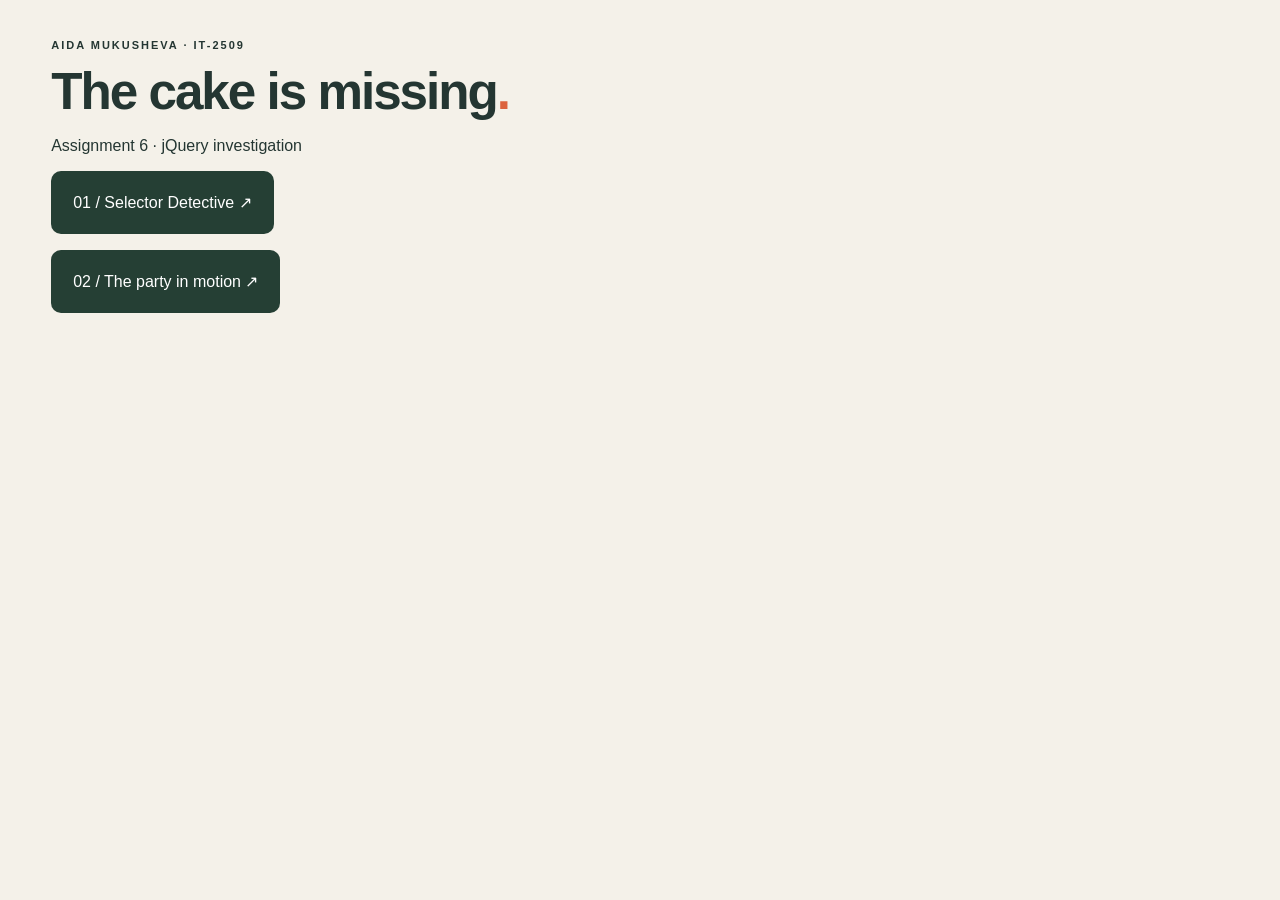
<file: index.html>
<!doctype html><html lang="en"><head><meta charset="utf-8"><meta name="viewport" content="width=device-width,initial-scale=1"><title>Party Files | Assignment 6</title><link rel="stylesheet" href="assets/style.css"></head><body><main><p class="eyebrow">AIDA MUKUSHEVA · IT-2509</p><h1>The cake is missing<span>.</span></h1><p>Assignment 6 · jQuery investigation</p><p><a class="launch" href="task1/index.html">01 / Selector Detective ↗</a></p><p><a class="launch" href="task2/index.html">02 / The party in motion ↗</a></p></main></body></html>
</file>
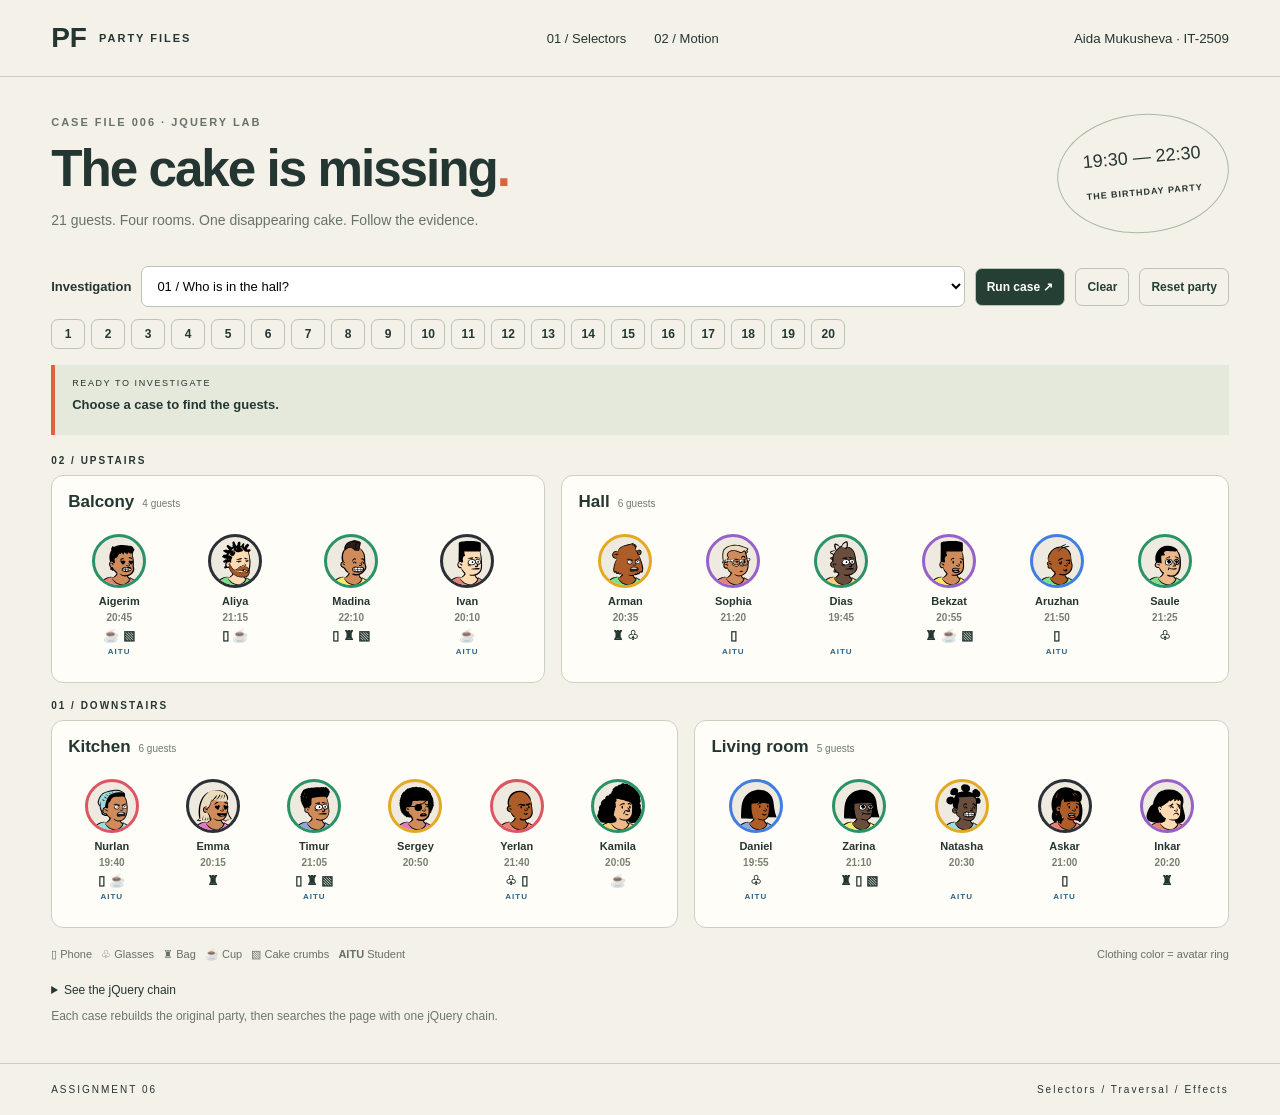
<file: task1/index.html>
<!doctype html><html lang="en"><head><meta charset="utf-8"><meta name="viewport" content="width=device-width,initial-scale=1"><title>Party Files | Task 1</title><link rel="stylesheet" href="../assets/style.css"></head><body data-task="1"><header><a class="brand" href="../index.html">PF<span>PARTY FILES</span></a><nav><a href="../task1/index.html">01 / Selectors</a><a href="../task2/index.html">02 / Motion</a></nav><small>Aida Mukusheva · IT-2509</small></header><main><section class="intro"><div><p class="eyebrow">CASE FILE 006 · JQUERY LAB</p><h1>The cake is missing<span>.</span></h1><p>21 guests. Four rooms. One disappearing cake. Follow the evidence.</p></div><div class="stamp">19:30 — 22:30<br><b>THE BIRTHDAY PARTY</b></div></section><section class="toolbar"><label for="case">Investigation</label><select id="case"></select><button id="run">Run case ↗</button><button id="clear" class="secondary">Clear</button><button id="reset" class="secondary">Reset party</button></section><div class="case-buttons" aria-label="All twenty cases"></div><section class="result" aria-live="polite"><span id="result-label">READY TO INVESTIGATE</span><strong id="result">Choose a case to find the guests.</strong></section><div id="house"></div><aside class="legend">▯ Phone &nbsp; ♧ Glasses &nbsp; ♜ Bag &nbsp; ☕ Cup &nbsp; ▧ Cake crumbs &nbsp; <b>AITU</b> Student <span>Clothing color = avatar ring</span></aside><details><summary>See the jQuery chain</summary><pre id="chain">Choose a case.</pre></details><p class="hint">Each case rebuilds the original party, then searches the page with one jQuery chain.</p></main><footer>ASSIGNMENT 06 <span>Selectors / Traversal / Effects</span></footer><div id="overlay" hidden><section id="profile" role="dialog" aria-modal="true" aria-label="Guest information"></section></div><script src="../assets/jquery-3.7.1.min.js"></script><script src="../assets/data.js"></script><script src="app.js"></script></body></html>
</file>
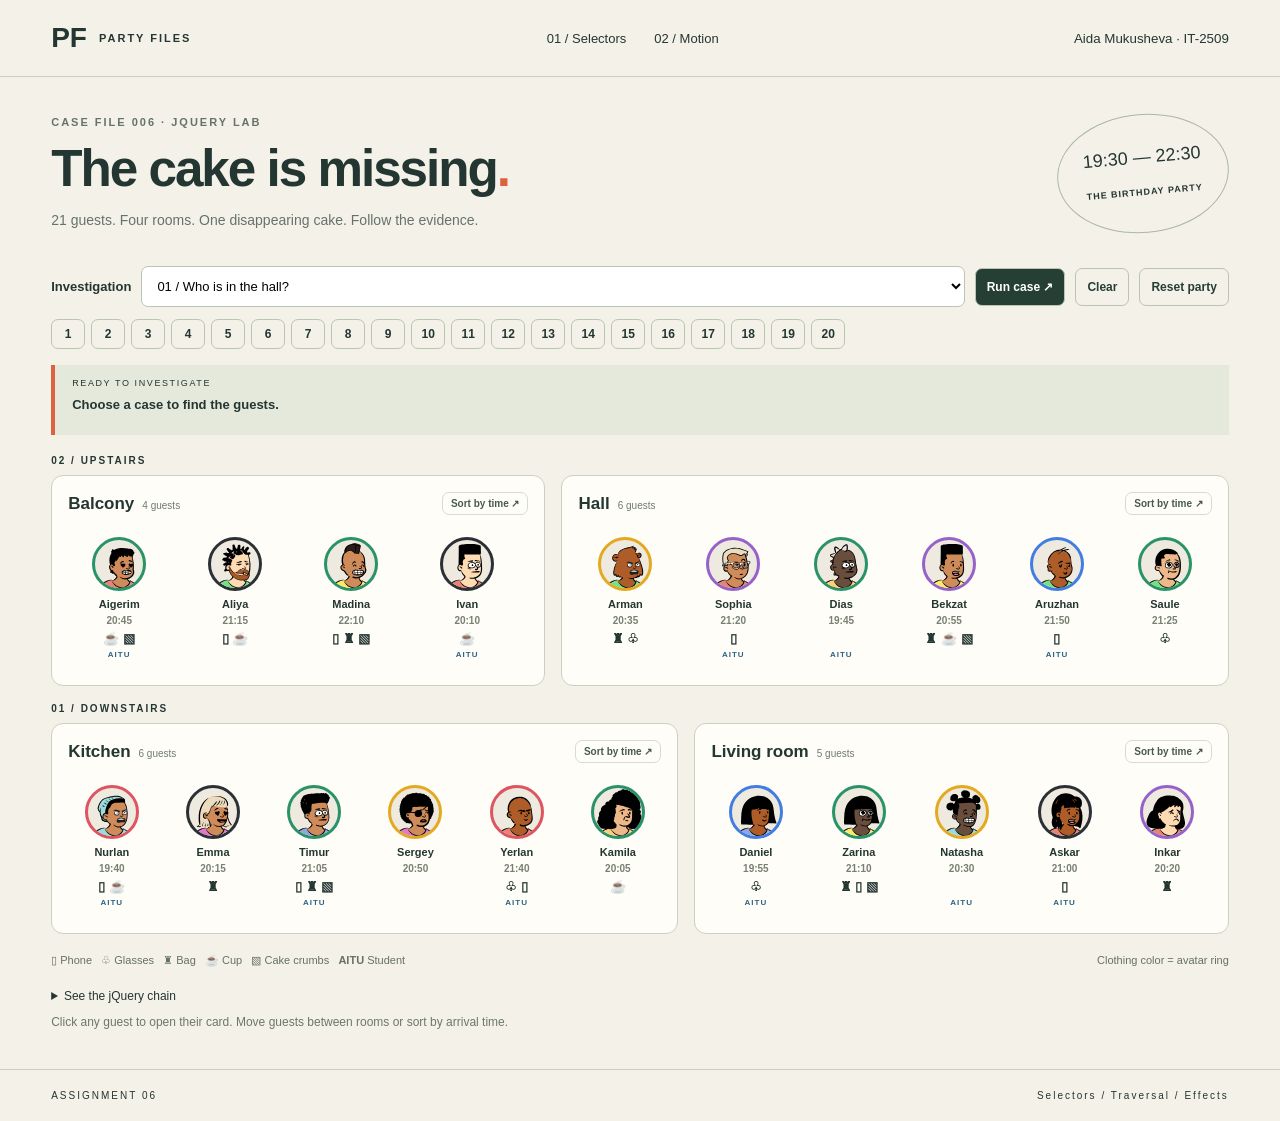
<file: task2/index.html>
<!doctype html><html lang="en"><head><meta charset="utf-8"><meta name="viewport" content="width=device-width,initial-scale=1"><title>Party Files | Task 2</title><link rel="stylesheet" href="../assets/style.css"></head><body data-task="2"><header><a class="brand" href="../index.html">PF<span>PARTY FILES</span></a><nav><a href="../task1/index.html">01 / Selectors</a><a href="../task2/index.html">02 / Motion</a></nav><small>Aida Mukusheva · IT-2509</small></header><main><section class="intro"><div><p class="eyebrow">CASE FILE 006 · JQUERY LAB</p><h1>The cake is missing<span>.</span></h1><p>21 guests. Four rooms. One disappearing cake. Follow the evidence.</p></div><div class="stamp">19:30 — 22:30<br><b>THE BIRTHDAY PARTY</b></div></section><section class="toolbar"><label for="case">Investigation</label><select id="case"></select><button id="run">Run case ↗</button><button id="clear" class="secondary">Clear</button><button id="reset" class="secondary">Reset party</button></section><div class="case-buttons" aria-label="All twenty cases"></div><section class="result" aria-live="polite"><span id="result-label">READY TO INVESTIGATE</span><strong id="result">Choose a case to find the guests.</strong></section><div id="house"></div><aside class="legend">▯ Phone &nbsp; ♧ Glasses &nbsp; ♜ Bag &nbsp; ☕ Cup &nbsp; ▧ Cake crumbs &nbsp; <b>AITU</b> Student <span>Clothing color = avatar ring</span></aside><details><summary>See the jQuery chain</summary><pre id="chain">Choose a case.</pre></details><p class="hint">Click any guest to open their card. Move guests between rooms or sort by arrival time.</p></main><footer>ASSIGNMENT 06 <span>Selectors / Traversal / Effects</span></footer><div id="overlay" hidden><section id="profile" role="dialog" aria-modal="true" aria-label="Guest information"></section></div><script src="../assets/jquery-3.7.1.min.js"></script><script src="../assets/data.js"></script><script src="app.js"></script></body></html>
</file>
<file: assets/style.css>
*{box-sizing:border-box}body{margin:0;background:#f4f1e9;color:#243632;font-family:Arial,sans-serif}header{padding:22px 4%;display:flex;align-items:center;justify-content:space-between;border-bottom:1px solid #c9cec2}a{color:inherit;text-decoration:none}.brand{font-weight:900;font-size:28px;display:flex;align-items:center;gap:12px}.brand span{font-size:11px;letter-spacing:2px}nav{display:flex;gap:28px;font-size:13px}main{max-width:1450px;margin:auto;padding:28px 4%}h1{font-size:clamp(30px,4vw,52px);letter-spacing:-2px;margin:8px 0 12px}h1 span{color:#dc633e}.intro{display:flex;justify-content:space-between;align-items:center}.intro p{font-size:14px;color:#65736a}.eyebrow{font-size:11px!important;letter-spacing:2px;font-weight:bold}.stamp{border:1px solid #aab9a4;border-radius:50%;padding:26px;text-align:center;font-size:18px;line-height:1.8;transform:rotate(-5deg)}.stamp b{font-size:9px;letter-spacing:1px}.toolbar{display:flex;gap:10px;align-items:center;margin:24px 0 12px}.toolbar label{font-weight:bold;font-size:13px}button,select{font:inherit;border:1px solid #b9c4b3;border-radius:7px;padding:11px;cursor:pointer}button{background:#253f34;color:white;font-size:12px;font-weight:bold}button:disabled{cursor:wait}button:hover{background:#42604b}button:focus-visible,a:focus-visible{outline:3px solid #db623c;outline-offset:3px}.secondary{background:transparent;color:#253f34}.secondary:hover{background:#dce4d5}select{background:white;flex:1;min-width:0;font-size:13px}.case-buttons{display:flex;gap:6px;flex-wrap:wrap}.case-buttons button{padding:7px 0;width:34px;background:transparent;color:#243632}.case-buttons button.active{background:#dc633e;color:white;border-color:#dc633e}.result{margin:16px 0 20px;background:#e4e9dc;border-left:4px solid #dc633e;padding:13px 17px;min-height:70px}.result span{display:block;font-size:9px;letter-spacing:1.6px;margin-bottom:7px}.result strong{font-size:13px;line-height:1.5}.floor{margin-bottom:17px}.floor-title{font-size:10px;letter-spacing:2px;margin:0 0 9px}.rooms{display:grid;grid-template-columns:1fr 1.35fr;gap:16px}.floor[data-floor="1"] .rooms{grid-template-columns:1.35fr 1.15fr}.room{background:#fffdf7;border:1px solid #cbd0c1;border-radius:12px;padding:16px 12px;min-width:0}.room.found{outline:2px solid #dc633e}.room-head{display:flex;justify-content:space-between;align-items:center;margin:0 4px 14px}.room h2{font-size:17px;margin:0}.room h2 small{font-size:10px;font-weight:normal;color:#6f7b6d;margin-left:8px}.sort{padding:5px 8px;background:transparent;color:#465b4b;border-color:#d6dccf;font-size:10px}.guests{display:flex;gap:6px;min-height:136px;align-items:flex-start;overflow:visible}.guest{position:relative;flex:1;min-width:0;max-width:110px;border:1px solid transparent;padding:7px 2px 8px;background:transparent;color:#243632;text-align:center;border-radius:10px;cursor:pointer}.guest:hover{background:#eef0e5}.guest.found{background:#fbe3cf;border-color:#dc633e}.avatar{border:3px solid var(--ring);background:#eeeae0;border-radius:50%;width:54px;height:54px;display:block;margin:0 auto 7px;object-fit:cover}.guest-name{font-size:11px;display:block;white-space:nowrap}.time{font-size:10px;display:block;color:#778072;margin:5px 0}.items{display:block;white-space:nowrap;min-height:15px;font-size:13px}.aitu{display:block;margin:4px auto 0;font-size:8px;letter-spacing:1px;color:#2d6386;height:10px}.legend{font-size:11px;color:#657261;line-height:1.8}.legend span{float:right}details{margin-top:18px;font-size:12px}pre{white-space:pre-wrap;overflow-wrap:anywhere;background:#20372d;color:#e9efdb;padding:16px;border-radius:8px;font-size:12px;line-height:1.7}.hint{font-size:12px;color:#6b7869}footer{padding:20px 4%;font-size:10px;letter-spacing:2px;border-top:1px solid #c9cec2}footer span{float:right}#overlay{position:fixed;inset:0;background:#15251b66;z-index:10}#overlay[hidden]{display:none}#profile{position:fixed;background:#fffdf7;border-radius:18px;padding:24px;overflow:hidden;box-shadow:0 20px 80px #12281944}#profile h2{font-size:26px;margin:0 0 12px}#profile p{font-size:14px;line-height:1.6}.move-buttons{display:grid;gap:8px}.close{float:right;background:transparent;color:#243632;padding:4px 9px}.flight{position:fixed!important;z-index:20;pointer-events:none;flex:none!important;margin:0}.slot{flex:none;min-height:136px}.launch{display:inline-block;background:#253f34;color:white;padding:22px;border-radius:10px}.busy .toolbar button,.busy .case-buttons button{opacity:.5}@media(max-width:800px){header{flex-wrap:wrap;gap:15px}header small{display:none}.stamp{display:none}.rooms,.floor[data-floor="1"] .rooms{grid-template-columns:1fr}.toolbar{flex-wrap:wrap}.toolbar label{width:100%}.guests{overflow-x:auto}.guest{min-width:68px}.legend span{float:none;display:block}nav{gap:12px;font-size:11px}}
</file>
